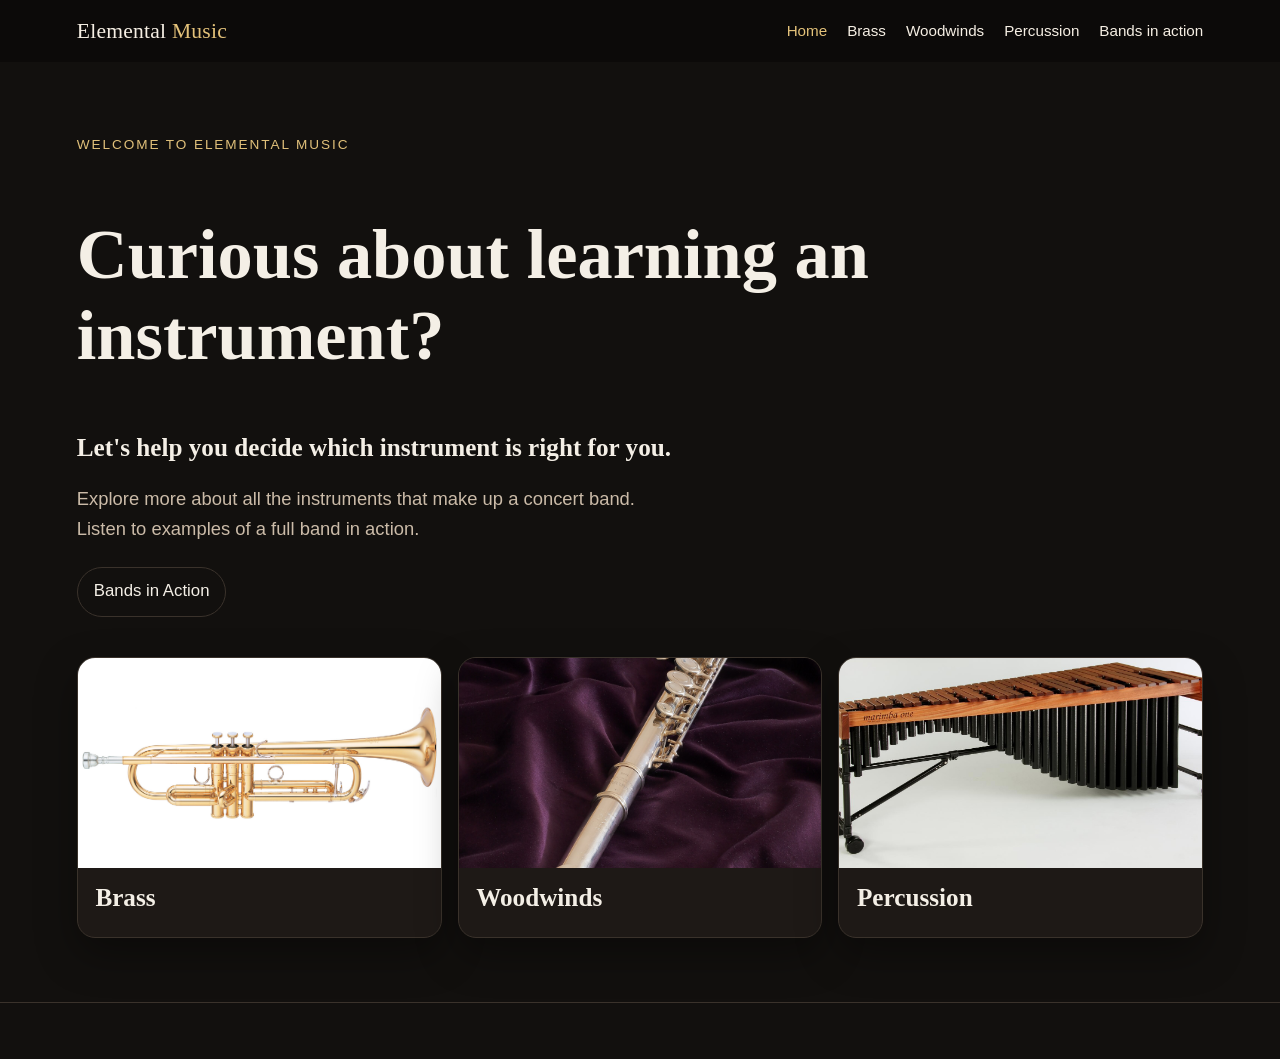
<file: index.html>
<!DOCTYPE html>
<html lang="en">
<head>
  <meta charset="utf-8">
  <meta name="viewport" content="width=device-width, initial-scale=1">
  <title>Elemental Music</title>
  <link rel="stylesheet" href="css/style.css">
</head>
<body>
  <a class="skip" href="#content">Skip to content</a>
  <header class="site-header">
    <a class="logo" href="index.html">Elemental <span>Music</span></a>
    <button class="menu-toggle" type="button" aria-expanded="false" aria-controls="site-nav">Menu</button>
    <nav class="site-nav" id="site-nav" aria-label="Main">
      <a href="index.html" aria-current="page">Home</a>
      <a href="brass.html">Brass</a>
      <a href="woodwinds.html">Woodwinds</a>
      <a href="percussion.html">Percussion</a>
      <a href="music.html">Bands in action</a>
    </nav>
  </header>

  <main id="content">
    <section class="hero">
      <p class="eyebrow">Welcome to Elemental Music</p>
      <h1>Curious about learning an instrument? </h1> <h2>Let's help you decide which instrument is right for you.</h2>
      <p class="lede">Explore more about all the instruments that make up a concert band. <br>Listen to examples of a full band in action.</p>
      <div class="actions">
        <a class="button light" href="music.html">Bands in Action</a>
      </div>
    </section>

    <section class="families" aria-label="Instrument groups">
      <a class="family" href="brass.html">
        <img src="images/trumpet.jpg" alt="">
        <div>
          <h2>Brass</h2>

        </div>
      </a>
      <a class="family" href="woodwinds.html">
        <img src="images/flute.jpg" alt="">
        <div>
          <h2>Woodwinds</h2>

        </div>
      </a>
      <a class="family" href="percussion.html">
        <img src="images/marimba.jpg" alt="">
        <div>
          <h2>Percussion</h2>

        </div>
      </a>
    </section>
  </main>

  <footer class="site-footer">
    
  </footer>
  <script src="js/main.js"></script>
</body>
</html>
</file>
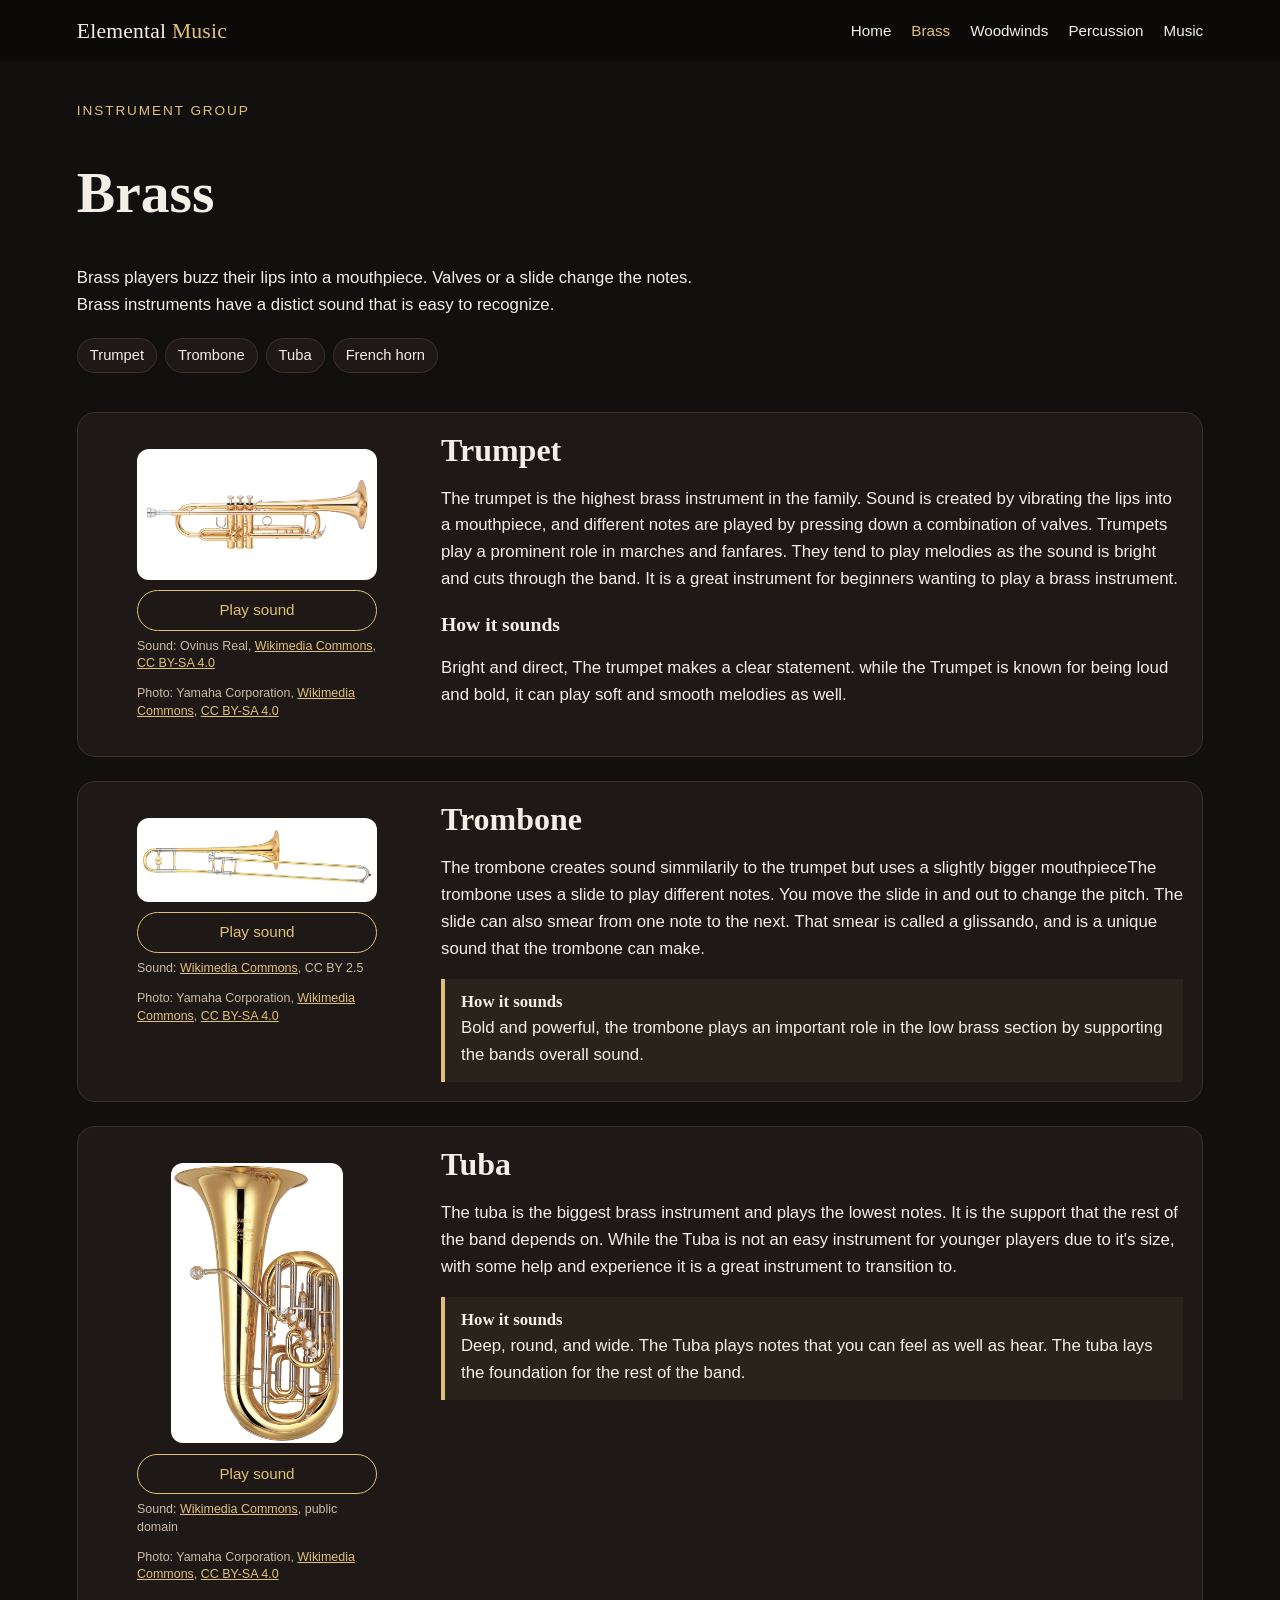
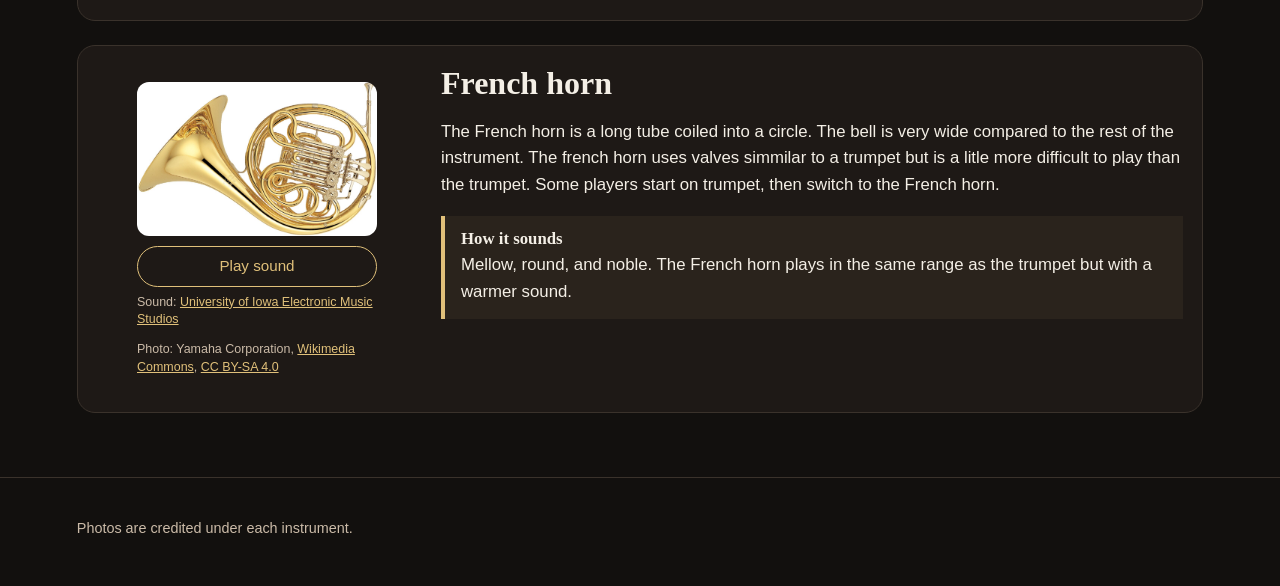
<file: brass.html>
<!DOCTYPE html>
<html lang="en">
<head>
  <meta charset="utf-8">
  <meta name="viewport" content="width=device-width, initial-scale=1">
  <title>Brass · Elemental Music</title>
  <link rel="stylesheet" href="css/style.css">
</head>
<body>
  <a class="skip" href="#content">Skip to content</a>
  <header class="site-header">
    <a class="logo" href="index.html">Elemental <span>Music</span></a>
    <button class="menu-toggle" type="button" aria-expanded="false" aria-controls="site-nav">Menu</button>
    <nav class="site-nav" id="site-nav" aria-label="Main">
      <a href="index.html">Home</a>
      <a href="brass.html" aria-current="page">Brass</a>
      <a href="woodwinds.html">Woodwinds</a>
      <a href="percussion.html">Percussion</a>
      <a href="music.html">Music</a>
    </nav>
  </header>

  <main id="content">
    <header class="page-intro">
      <p class="eyebrow">Instrument group</p>
      <h1>Brass</h1>
      <p>Brass players buzz their lips into a mouthpiece. Valves or a slide change the notes. Brass instruments have a distict sound that is easy to recognize.</p>
      <nav class="jumps" aria-label="Brass instruments">
        <a href="#trumpet">Trumpet</a>
        <a href="#trombone">Trombone</a>
        <a href="#tuba">Tuba</a>
        <a href="#french-horn">French horn</a>
      </nav>
    </header>

    <article class="instrument" id="trumpet">
      <figure>
        <img src="images/trumpet.jpg" alt="A gold trumpet with three valves, shown from the side.">
        <button type="button" class="play" data-src="audio/trumpet.mp3" aria-pressed="false">Play sound</button>
        <p class="sound-credit">Sound: Ovinus Real, <a href="https://commons.wikimedia.org/wiki/File:Trumpet_playing_short_excerpt_for_comparison_with_flugelhorn.ogg">Wikimedia Commons</a>, <a href="https://creativecommons.org/licenses/by-sa/4.0/">CC BY-SA 4.0</a></p>
        <figcaption>Photo: Yamaha Corporation, <a href="https://commons.wikimedia.org/wiki/File:Yamaha_Trumpet_YTR-8335LA_crop.jpg">Wikimedia Commons</a>, <a href="https://creativecommons.org/licenses/by-sa/4.0/">CC BY-SA 4.0</a></figcaption>
      </figure>
      <div>
        <h2>Trumpet</h2>
        <p>The trumpet is the highest brass instrument in the family. Sound is created by vibrating the lips into a mouthpiece, and different notes are played by pressing down a combination of valves. Trumpets play a prominent role in marches and fanfares. They tend to play melodies as the sound is bright and cuts through the band. It is a great instrument for beginners wanting to play a brass instrument.</p>
          <h3>How it sounds</h3>
          <p>Bright and direct, The trumpet makes a clear statement. while the Trumpet is known for being loud and bold, it can play soft and smooth melodies as well.</p>
        </div>
      </div>
    </article>

    <article class="instrument" id="trombone">
      <figure>
        <img src="images/trombone.jpg" alt="A gold tenor trombone with its slide extended.">
        <button type="button" class="play" data-src="audio/trombone.mp3" aria-pressed="false">Play sound</button>
        <p class="sound-credit">Sound: <a href="https://commons.wikimedia.org/wiki/File:Jazz_Trombone.ogg">Wikimedia Commons</a>, CC BY 2.5</p>
        <figcaption>Photo: Yamaha Corporation, <a href="https://commons.wikimedia.org/wiki/File:Yamaha_Tenor_trombone_YSL-891Z_(re-crop).jpg">Wikimedia Commons</a>, <a href="https://creativecommons.org/licenses/by-sa/4.0/">CC BY-SA 4.0</a></figcaption>
      </figure>
      <div>
        <h2>Trombone</h2>
        <p>The trombone creates sound simmilarily to the trumpet but uses a slightly bigger mouthpieceThe trombone uses a slide to play different notes. You move the slide in and out to change the pitch. The slide can also smear from one note to the next. That smear is called a glissando, and is a unique sound that the trombone can make.</p>
        <div class="sound">
          <h3>How it sounds</h3>
          <p>Bold and powerful, the trombone plays an important role in the low brass section by supporting the bands overall sound. </p>
        </div>
      </div>
    </article>

    <article class="instrument" id="tuba">
      <figure>
        <img src="images/tuba.jpg" alt="A large gold tuba standing upright.">
        <button type="button" class="play" data-src="audio/tuba.mp3" aria-pressed="false">Play sound</button>
        <p class="sound-credit">Sound: <a href="https://commons.wikimedia.org/wiki/File:Tuba-range-C-high.ogg">Wikimedia Commons</a>, public domain</p>
        <figcaption>Photo: Yamaha Corporation, <a href="https://commons.wikimedia.org/wiki/File:Yamaha_Bass_tuba_YFB-822.tif">Wikimedia Commons</a>, <a href="https://creativecommons.org/licenses/by-sa/4.0/">CC BY-SA 4.0</a></figcaption>
      </figure>
      <div>
        <h2>Tuba</h2>
        <p>The tuba is the biggest brass instrument and plays the lowest notes. It is the support that the rest of the band depends on. While the Tuba is not an easy instrument for younger players due to it's size, with some help and experience it is a great instrument to transition to. </p>
        <div class="sound">
          <h3>How it sounds</h3>
          <p>Deep, round, and wide. The Tuba plays notes that you can feel as well as hear. The tuba lays the foundation for the rest of the band.</p>
        </div>
      </div>
    </article>

    <article class="instrument" id="french-horn">
      <figure>
        <img src="images/horn.jpg" alt="A coiled gold French horn with rotary valves.">
        <button type="button" class="play" data-src="audio/horn.m4a" aria-pressed="false">Play sound</button>
        <p class="sound-credit">Sound: <a href="https://theremin.music.uiowa.edu/MIS-Pitches-2012/MISHorn2012.html">University of Iowa Electronic Music Studios</a></p>
        <figcaption>Photo: Yamaha Corporation, <a href="https://commons.wikimedia.org/wiki/File:Yamaha_Horn_YHR-667V.tif">Wikimedia Commons</a>, <a href="https://creativecommons.org/licenses/by-sa/4.0/">CC BY-SA 4.0</a></figcaption>
      </figure>
      <div>
        <h2>French horn</h2>
        <p>The French horn is a long tube coiled into a circle. The bell is very wide compared to the rest of the instrument. The french horn uses valves simmilar to a trumpet but is a litle more difficult to play than the trumpet. Some players start on trumpet, then switch to the French horn.</p>
        <div class="sound">
          <h3>How it sounds</h3>
          <p>Mellow, round, and noble. The French horn plays in the same range as the trumpet but with a warmer sound.</p>
        </div>
      </div>
    </article>
  </main>

  <footer class="site-footer">
    <p>Photos are credited under each instrument.</p>
  </footer>
  <script src="js/main.js"></script>
</body>
</html>
</file>
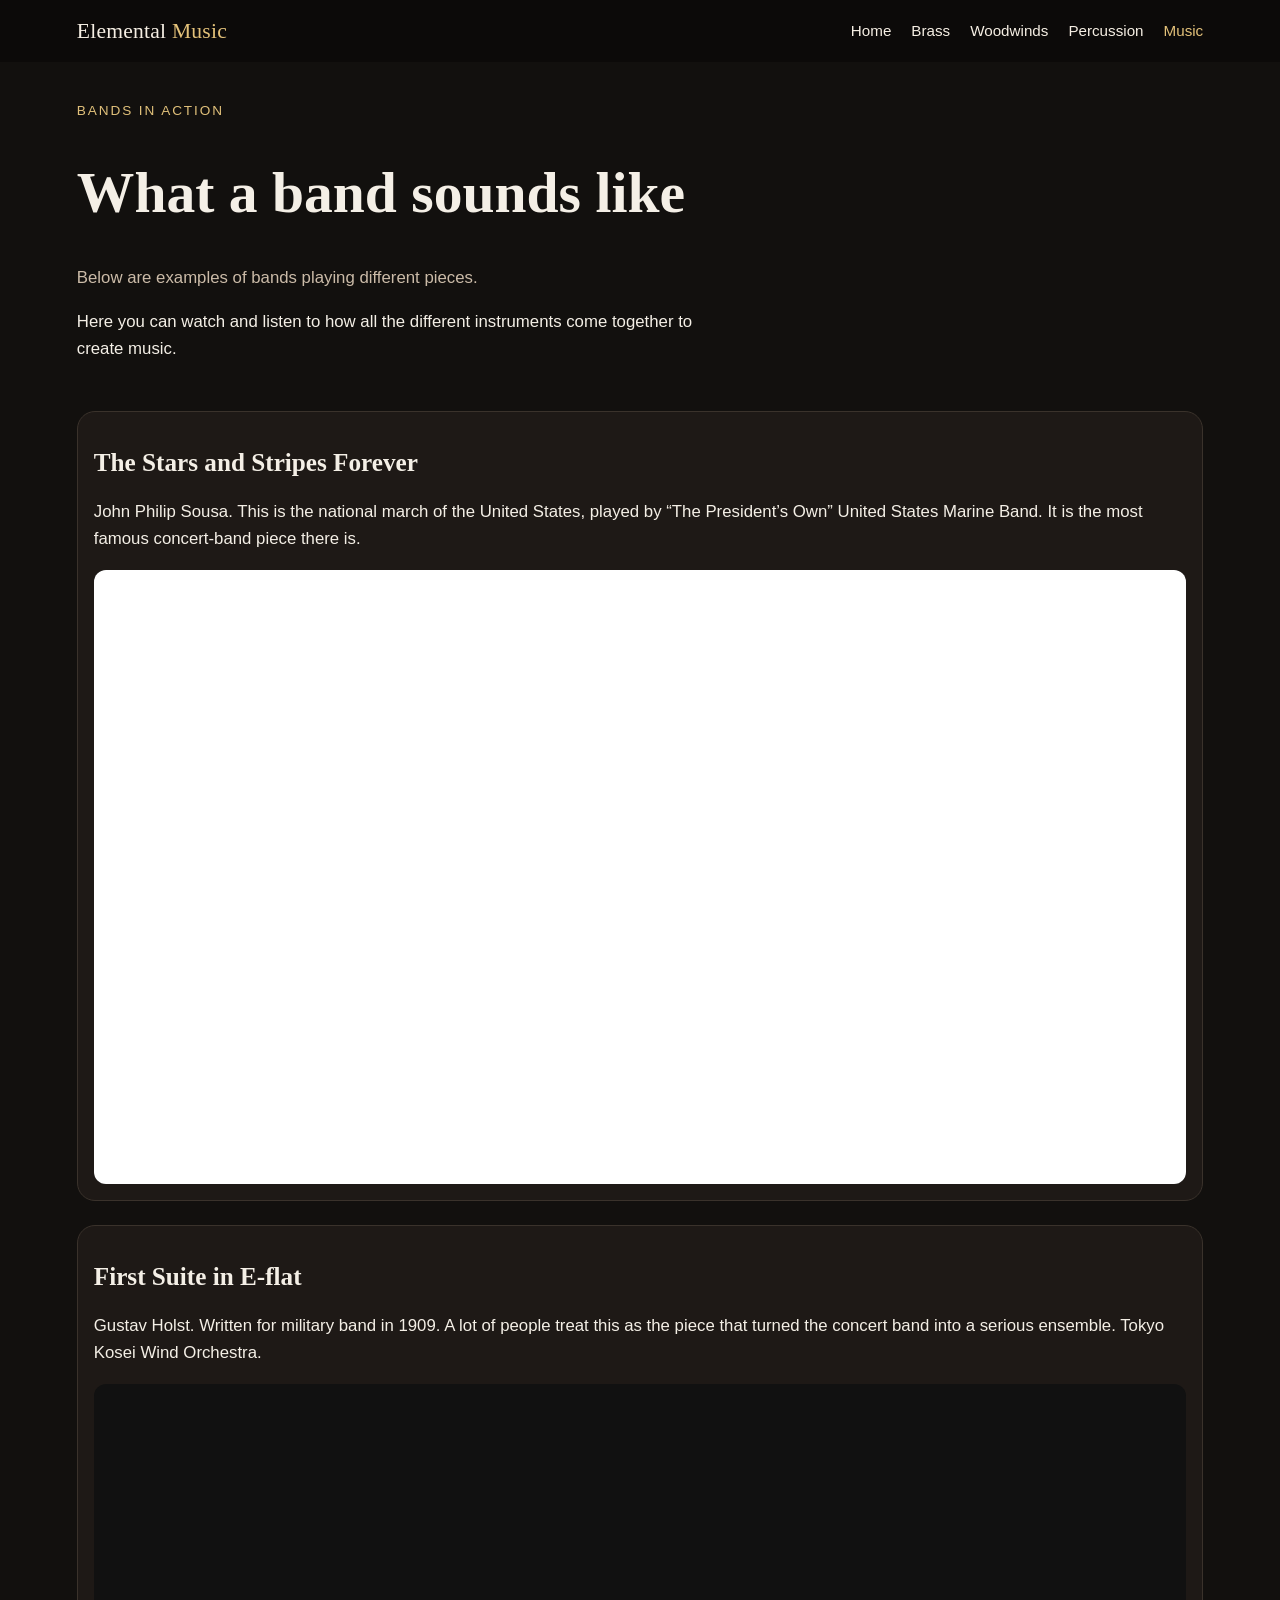
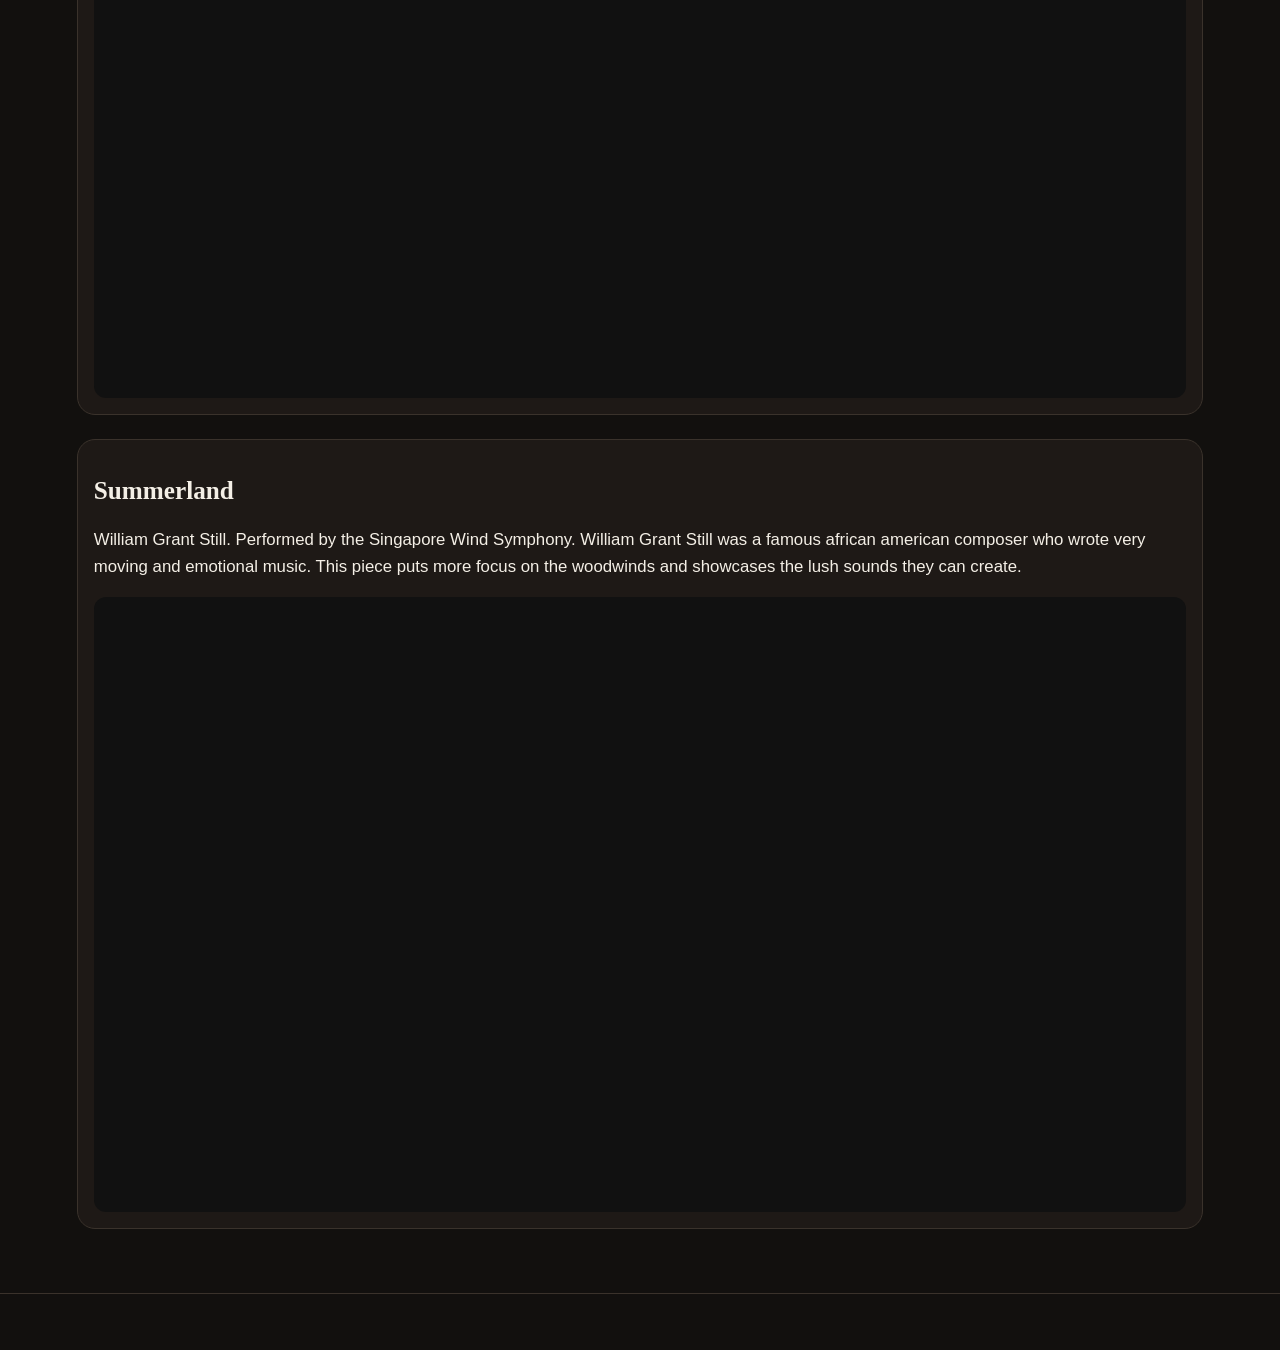
<file: music.html>
<!DOCTYPE html>
<html lang="en">
<head>
  <meta charset="utf-8">
  <meta name="viewport" content="width=device-width, initial-scale=1">
  <title>Music · Elemental Music</title>
  <link rel="stylesheet" href="css/style.css">
</head>
<body>
  <a class="skip" href="#content">Skip to content</a>
  <header class="site-header">
    <a class="logo" href="index.html">Elemental <span>Music</span></a>
    <button class="menu-toggle" type="button" aria-expanded="false" aria-controls="site-nav">Menu</button>
    <nav class="site-nav" id="site-nav" aria-label="Main">
      <a href="index.html">Home</a>
      <a href="brass.html">Brass</a>
      <a href="woodwinds.html">Woodwinds</a>
      <a href="percussion.html">Percussion</a>
      <a href="music.html" aria-current="page">Music</a>
    </nav>
  </header>

  <main id="content">
    <header class="page-intro">
      <p class="eyebrow">Bands in Action</p>
      <h1>What a band sounds like</h1>
      <p class="note">Below are examples of bands playing different pieces. </p> <p> Here you can watch and listen to how all the different instruments come together to create music.</p>
    </header>

    <section class="videos">
      <article class="video-card">
        <h2>The Stars and Stripes Forever</h2>
        <p>John Philip Sousa. This is the national march of the United States, played by “The President’s Own” United States Marine Band. It is the most famous concert-band piece there is.</p>
        <div class="video-frame">
          <iframe
            src="https://www.youtube-nocookie.com/embed/a-7XWhyvIpE"
            title="The Stars and Stripes Forever, played by the United States Marine Band"
            allow="accelerometer; autoplay; clipboard-write; encrypted-media; gyroscope; picture-in-picture; web-share"
            allowfullscreen
            loading="lazy"></iframe>
        </div>
      </article>

      <article class="video-card">
        <h2>First Suite in E-flat</h2>
        <p>Gustav Holst. Written for military band in 1909. A lot of people treat this as the piece that turned the concert band into a serious ensemble. Tokyo Kosei Wind Orchestra.</p>
        <div class="video-frame">
          <iframe
            src="https://www.youtube-nocookie.com/embed/AKIGs59nRc8"
            title="Holst First Suite in E-flat, played by the Tokyo Kosei Wind Orchestra"
            allow="accelerometer; autoplay; clipboard-write; encrypted-media; gyroscope; picture-in-picture; web-share"
            allowfullscreen
            loading="lazy"></iframe>
        </div>
      </article>

      <article class="video-card">
        <h2>Summerland</h2>
        <p>William Grant Still. Performed by the Singapore Wind Symphony. William Grant Still was a famous african american composer who wrote very moving and emotional music. This piece puts more focus on the woodwinds and showcases the lush sounds they can create.</p>
        <div class="video-frame">
            <iframe width="1257" height="707" src="https://www.youtube.com/embed/skNlGc4tw2E?list=RDskNlGc4tw2E" title="Summerland - William Grant Still" frameborder="0" allow="accelerometer; autoplay; clipboard-write; encrypted-media; gyroscope; picture-in-picture; web-share" referrerpolicy="strict-origin-when-cross-origin" allowfullscreen></iframe>
        </div>
      </article>
    </section>
  </main>

  <footer class="site-footer">
   
  </footer>
  <script src="js/main.js"></script>
</body>
</html>
</file>
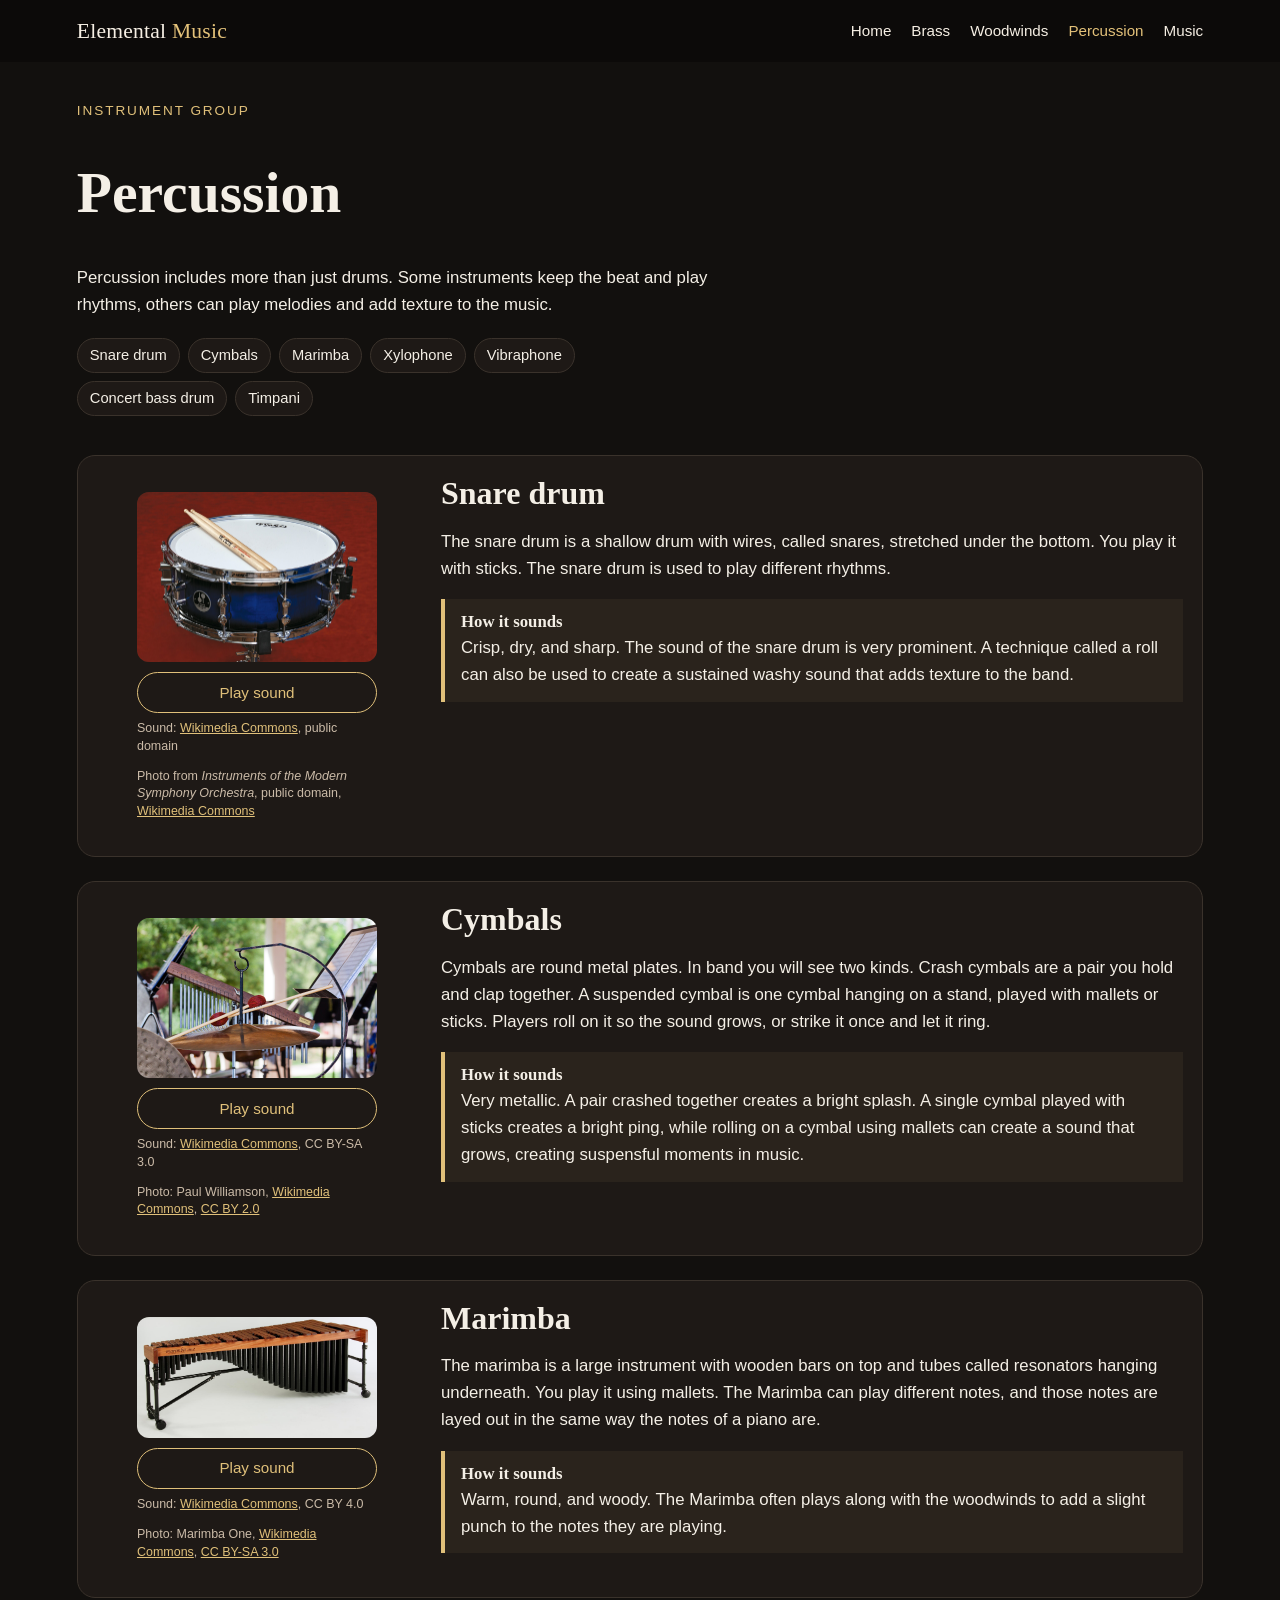
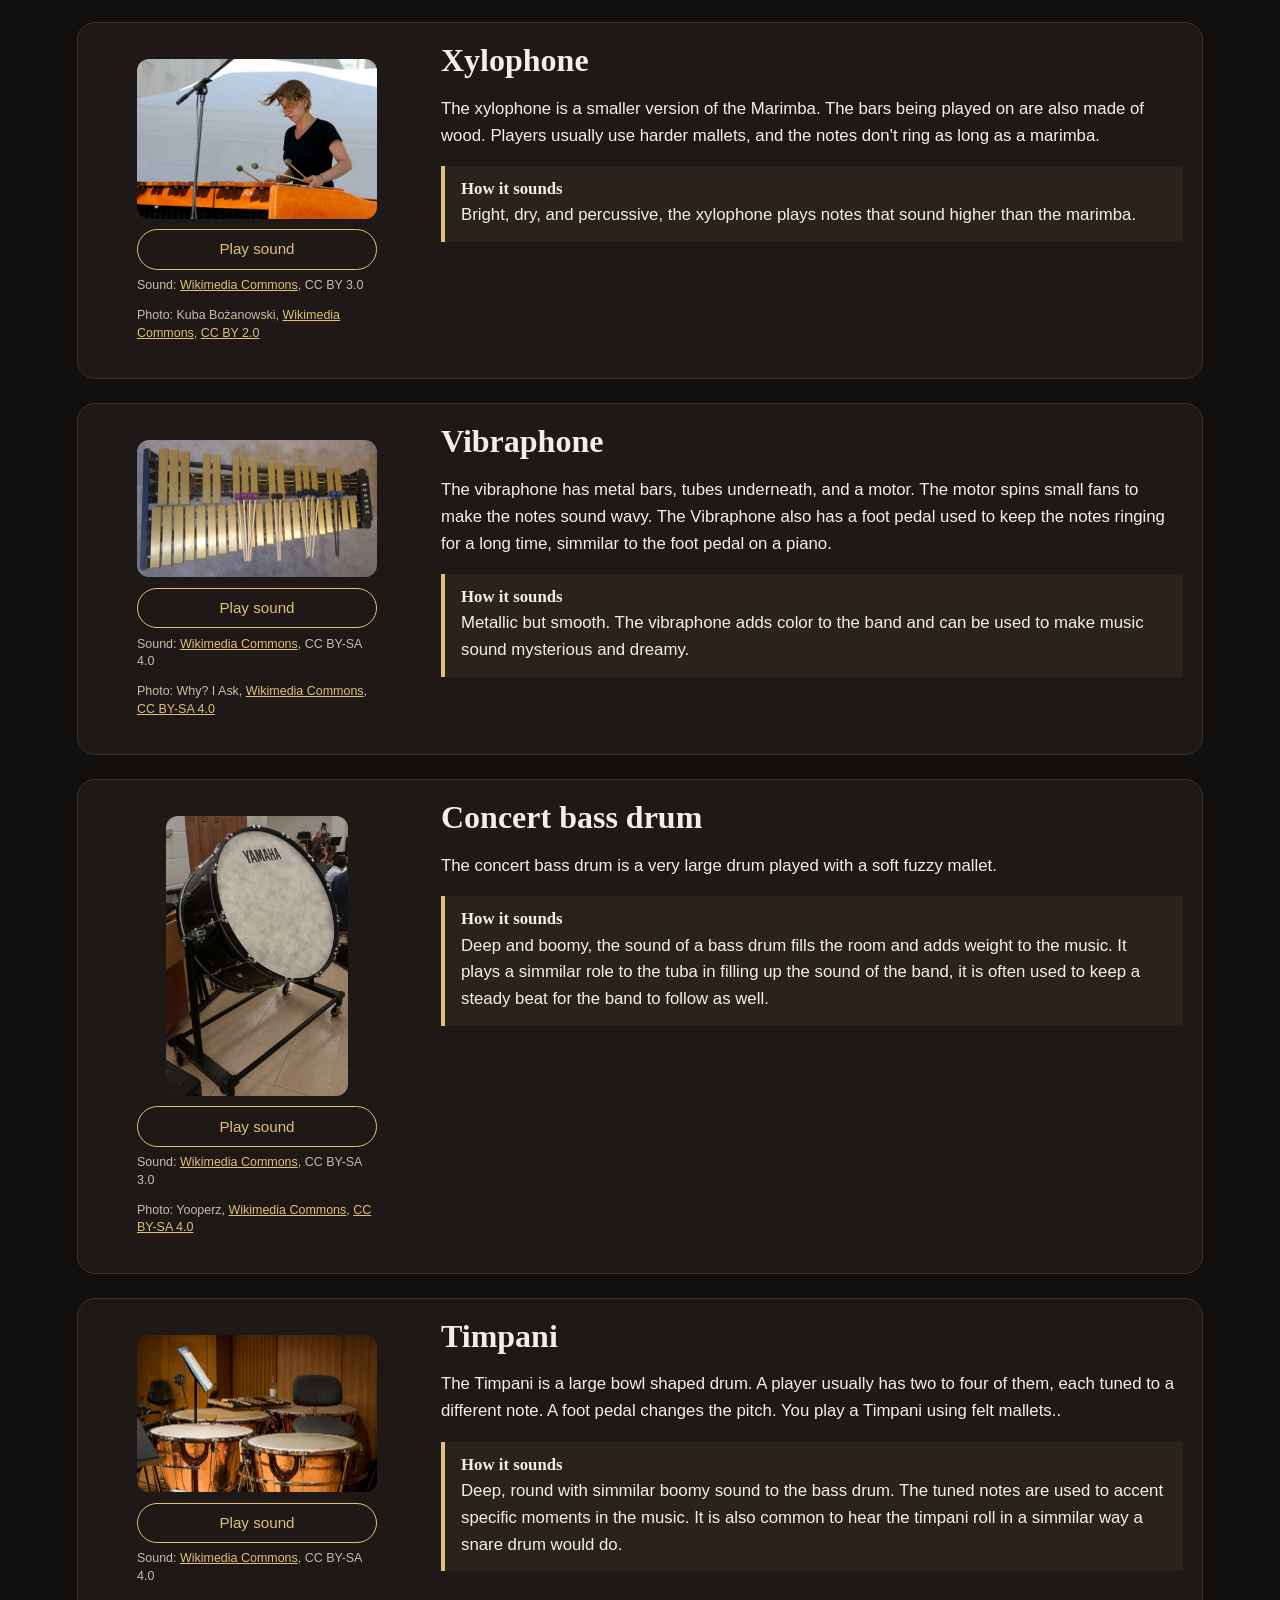
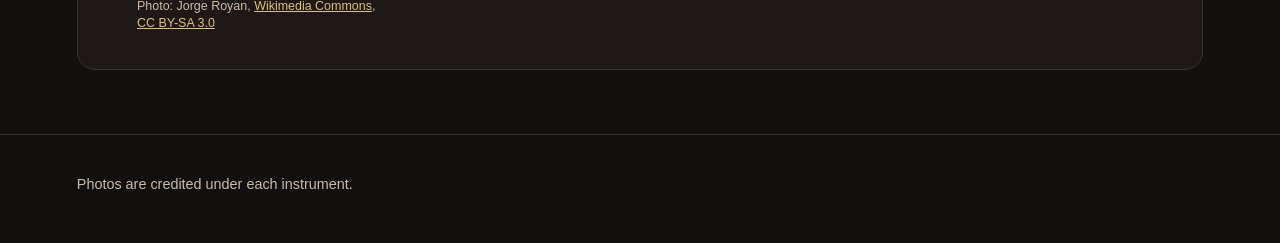
<file: percussion.html>
<!DOCTYPE html>
<html lang="en">
<head>
  <meta charset="utf-8">
  <meta name="viewport" content="width=device-width, initial-scale=1">
  <title>Percussion · Elemental Music</title>
  <link rel="stylesheet" href="css/style.css">
</head>
<body>
  <a class="skip" href="#content">Skip to content</a>
  <header class="site-header">
    <a class="logo" href="index.html">Elemental <span>Music</span></a>
    <button class="menu-toggle" type="button" aria-expanded="false" aria-controls="site-nav">Menu</button>
    <nav class="site-nav" id="site-nav" aria-label="Main">
      <a href="index.html">Home</a>
      <a href="brass.html">Brass</a>
      <a href="woodwinds.html">Woodwinds</a>
      <a href="percussion.html" aria-current="page">Percussion</a>
      <a href="music.html">Music</a>
    </nav>
  </header>

  <main id="content">
    <header class="page-intro">
      <p class="eyebrow">Instrument group</p>
      <h1>Percussion</h1>
      <p>Percussion includes more than just drums. Some instruments keep the beat and play rhythms, others can play melodies and add texture to the music.</p>
      <nav class="jumps" aria-label="Percussion instruments">
        <a href="#snare-drum">Snare drum</a>
        <a href="#cymbals">Cymbals</a>
        <a href="#marimba">Marimba</a>
        <a href="#xylophone">Xylophone</a>
        <a href="#vibraphone">Vibraphone</a>
        <a href="#bass-drum">Concert bass drum</a>
        <a href="#timpani">Timpani</a>
      </nav>
    </header>

    <article class="instrument" id="snare-drum">
      <figure>
        <img src="images/snare.jpg" alt="A drummer seated at a concert snare drum, holding two sticks.">
        <button type="button" class="play" data-src="audio/snare.mp3" aria-pressed="false">Play sound</button>
        <p class="sound-credit">Sound: <a href="https://commons.wikimedia.org/wiki/File:Drums_-_Four_Flams.ogg">Wikimedia Commons</a>, public domain</p>
        <figcaption>Photo from <cite>Instruments of the Modern Symphony Orchestra</cite>, public domain, <a href="https://commons.wikimedia.org/wiki/File:Snare_Drum_(IMSO_pp53).jpg">Wikimedia Commons</a></figcaption>
      </figure>
      <div>
        <h2>Snare drum</h2>
        <p>The snare drum is a shallow drum with wires, called snares, stretched under the bottom. You play it with sticks. The snare drum is used to play different rhythms.</p>
        <div class="sound">
          <h3>How it sounds</h3>
          <p>Crisp, dry, and sharp. The sound of the snare drum is very prominent. A technique called a roll can also be used to create a sustained washy sound that adds texture to the band.</p>
        </div>
      </div>
    </article>

    <article class="instrument" id="cymbals">
      <figure>
        <img src="images/cymbal.jpg" alt="A cymbal on a stand, with two yarn mallets resting on it.">
        <button type="button" class="play" data-src="audio/cymbals.mp3" aria-pressed="false">Play sound</button>
        <p class="sound-credit">Sound: <a href="https://commons.wikimedia.org/wiki/File:Crash_cymbal.ogg">Wikimedia Commons</a>, CC BY-SA 3.0</p>
        <figcaption>Photo: Paul Williamson, <a href="https://commons.wikimedia.org/wiki/File:Suspended_cymbal_IMG_9210_(5800364775).jpg">Wikimedia Commons</a>, <a href="https://creativecommons.org/licenses/by/2.0/">CC BY 2.0</a></figcaption>
      </figure>
      <div>
        <h2>Cymbals</h2>
        <p>Cymbals are round metal plates. In band you will see two kinds. Crash cymbals are a pair you hold and clap together. A suspended cymbal is one cymbal hanging on a stand, played with mallets or sticks. Players roll on it so the sound grows, or strike it once and let it ring.</p>
        <div class="sound">
          <h3>How it sounds</h3>
          <p>Very metallic. A pair crashed together creates a bright splash. A single cymbal played with sticks creates a bright ping, while rolling on a cymbal using mallets can create a sound that grows, creating suspensful moments in music.</p>
        </div>
      </div>
    </article>

    <article class="instrument" id="marimba">
      <figure>
        <img src="images/marimba.jpg" alt="A wooden marimba with black resonator tubes underneath the bars.">
        <button type="button" class="play" data-src="audio/marimba.mp3" aria-pressed="false">Play sound</button>
        <p class="sound-credit">Sound: <a href="https://commons.wikimedia.org/wiki/File:Attraction_Marimba.ogg">Wikimedia Commons</a>, CC BY 4.0</p>
        <figcaption>Photo: Marimba One, <a href="https://commons.wikimedia.org/wiki/File:Marimba_One_4000_Series.jpg">Wikimedia Commons</a>, <a href="https://creativecommons.org/licenses/by-sa/3.0/">CC BY-SA 3.0</a></figcaption>
      </figure>
      <div>
        <h2>Marimba</h2>
        <p>The marimba is a large instrument with wooden bars on top and tubes called resonators hanging underneath. You play it using mallets. The Marimba can play different notes, and those notes are layed out in the same way the notes of a piano are.</p>
        <div class="sound">
          <h3>How it sounds</h3>
          <p>Warm, round, and woody. The Marimba often plays along with the woodwinds to add a slight punch to the notes they are playing.</p>
        </div>
      </div>
    </article>

    <article class="instrument" id="xylophone">
      <figure>
        <img src="images/xylophone.jpg" alt="A percussionist playing a wooden-bar xylophone with mallets.">
        <button type="button" class="play" data-src="audio/xylophone.mp3" aria-pressed="false">Play sound</button>
        <p class="sound-credit">Sound: <a href="https://commons.wikimedia.org/wiki/File:Xylophone_jingle.wav">Wikimedia Commons</a>, CC BY 3.0</p>
        <figcaption>Photo: Kuba Bożanowski, <a href="https://commons.wikimedia.org/wiki/File:M%C5%82odzi_wirtuozi_@_Crossdrumming_Festival_2009_(3690698676).jpg">Wikimedia Commons</a>, <a href="https://creativecommons.org/licenses/by/2.0/">CC BY 2.0</a></figcaption>
      </figure>
      <div>
        <h2>Xylophone</h2>
        <p>The xylophone is a smaller version of the Marimba. The bars being played on are also made of wood. Players usually use harder mallets, and the notes don't ring as long as a marimba.</p>
        <div class="sound">
          <h3>How it sounds</h3>
          <p>Bright, dry, and percussive, the xylophone plays notes that sound higher than the marimba.</p>
        </div>
      </div>
    </article>

    <article class="instrument" id="vibraphone">
      <figure>
        <img src="images/vibraphone.jpg" alt="A vibraphone seen from above, with gold metal bars and several mallets.">
        <button type="button" class="play" data-src="audio/vibraphone.mp3" aria-pressed="false">Play sound</button>
        <p class="sound-credit">Sound: <a href="https://commons.wikimedia.org/wiki/File:F_scale_on_vibraphone.oga">Wikimedia Commons</a>, CC BY-SA 4.0</p>
        <figcaption>Photo: Why? I Ask, <a href="https://commons.wikimedia.org/wiki/File:Vibraphone_overhead_with_mallets.jpg">Wikimedia Commons</a>, <a href="https://creativecommons.org/licenses/by-sa/4.0/">CC BY-SA 4.0</a></figcaption>
      </figure>
      <div>
        <h2>Vibraphone</h2>
        <p>The vibraphone has metal bars, tubes underneath, and a motor. The motor spins small fans to make the notes sound wavy. The Vibraphone also has a foot pedal used to keep the notes ringing for a long time, simmilar to the foot pedal on a piano.</p>
        <div class="sound">
          <h3>How it sounds</h3>
          <p>Metallic but smooth. The vibraphone adds color to the band and can be used to make music sound mysterious and dreamy.</p>
        </div>
      </div>
    </article>

    <article class="instrument" id="bass-drum">
      <figure>
        <img src="images/bass-drum.jpg" alt="A large concert bass drum mounted on a rolling stand.">
        <button type="button" class="play" data-src="audio/bass-drum.mp3" aria-pressed="false">Play sound</button>
        <p class="sound-credit">Sound: <a href="https://commons.wikimedia.org/wiki/File:Bass_drum.ogg">Wikimedia Commons</a>, CC BY-SA 3.0</p>
        <figcaption>Photo: Yooperz, <a href="https://commons.wikimedia.org/wiki/File:Mounted_concert_bass_drum.jpg">Wikimedia Commons</a>, <a href="https://creativecommons.org/licenses/by-sa/4.0/">CC BY-SA 4.0</a></figcaption>
      </figure>
      <div>
        <h2>Concert bass drum</h2>
        <p>The concert bass drum is a very large drum played with a soft fuzzy mallet. </p>
        <div class="sound">
          <h3>How it sounds</h3>
          <p>Deep and boomy, the sound of a bass drum fills the room and adds weight to the music. It plays a simmilar role to the tuba in filling up the sound of the band, it is often used to keep a steady beat for the band to follow as well.</p>
        </div>
      </div>
    </article>

    <article class="instrument" id="timpani">
      <figure>
        <img src="images/timpani.jpg" alt="A set of copper timpani with mallets on a tray behind them.">
        <button type="button" class="play" data-src="audio/timpani.mp3" aria-pressed="false">Play sound</button>
        <p class="sound-credit">Sound: <a href="https://commons.wikimedia.org/wiki/File:Timpani_F_major_triad.ogg">Wikimedia Commons</a>, CC BY-SA 4.0</p>
        <figcaption>Photo: Jorge Royan, <a href="https://commons.wikimedia.org/wiki/File:Munich_-_A_standard_set_of_timpani_Percussion_-_5647.jpg">Wikimedia Commons</a>, <a href="https://creativecommons.org/licenses/by-sa/3.0/">CC BY-SA 3.0</a></figcaption>
      </figure>
      <div>
        <h2>Timpani</h2>
        <p>The Timpani is a large bowl shaped drum. A player usually has two to four of them, each tuned to a different note. A foot pedal changes the pitch. You play a Timpani using felt mallets..</p>
        <div class="sound">
          <h3>How it sounds</h3>
          <p>Deep, round with simmilar boomy sound to the bass drum. The tuned notes are used to accent specific moments in the music. It is also common to hear the timpani roll in a simmilar way a snare drum would do.</p>
        </div>
      </div>
    </article>
  </main>

  <footer class="site-footer">
    <p>Photos are credited under each instrument.</p>
  </footer>
  <script src="js/main.js"></script>
</body>
</html>
</file>
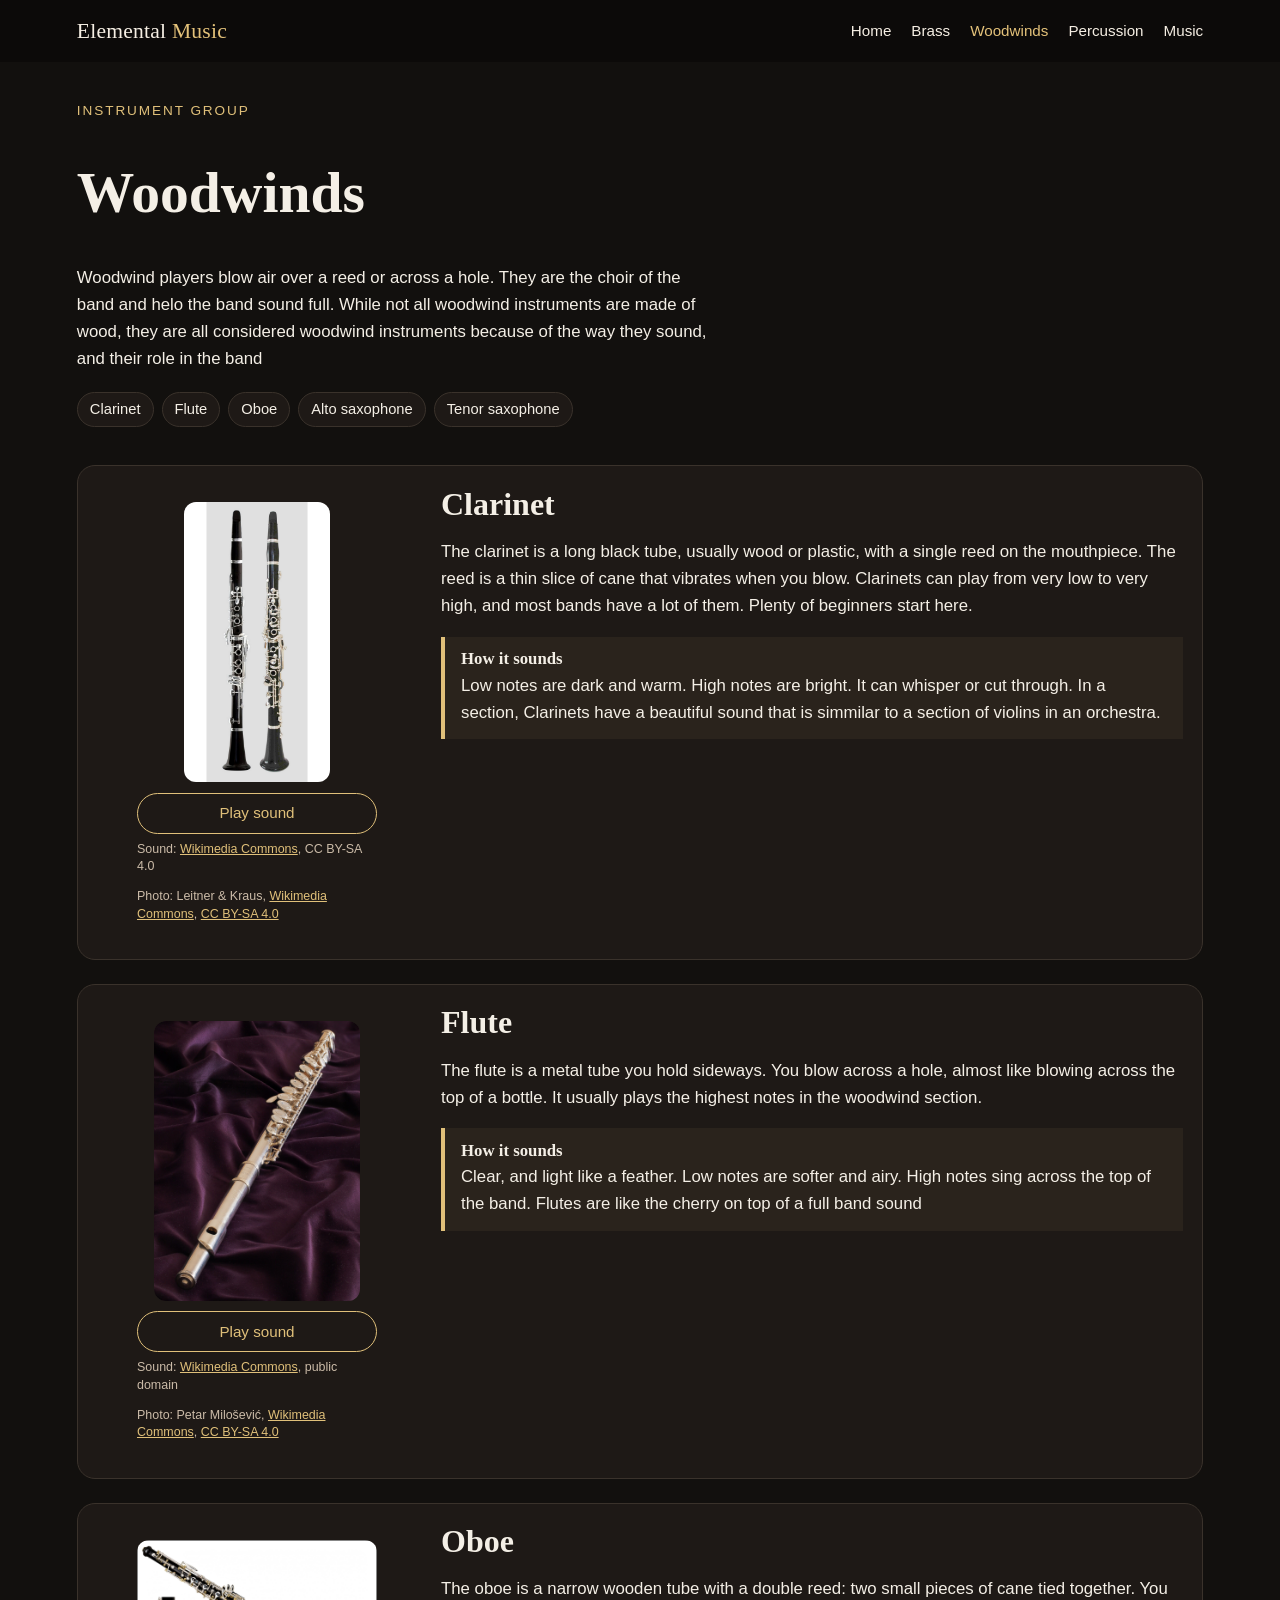
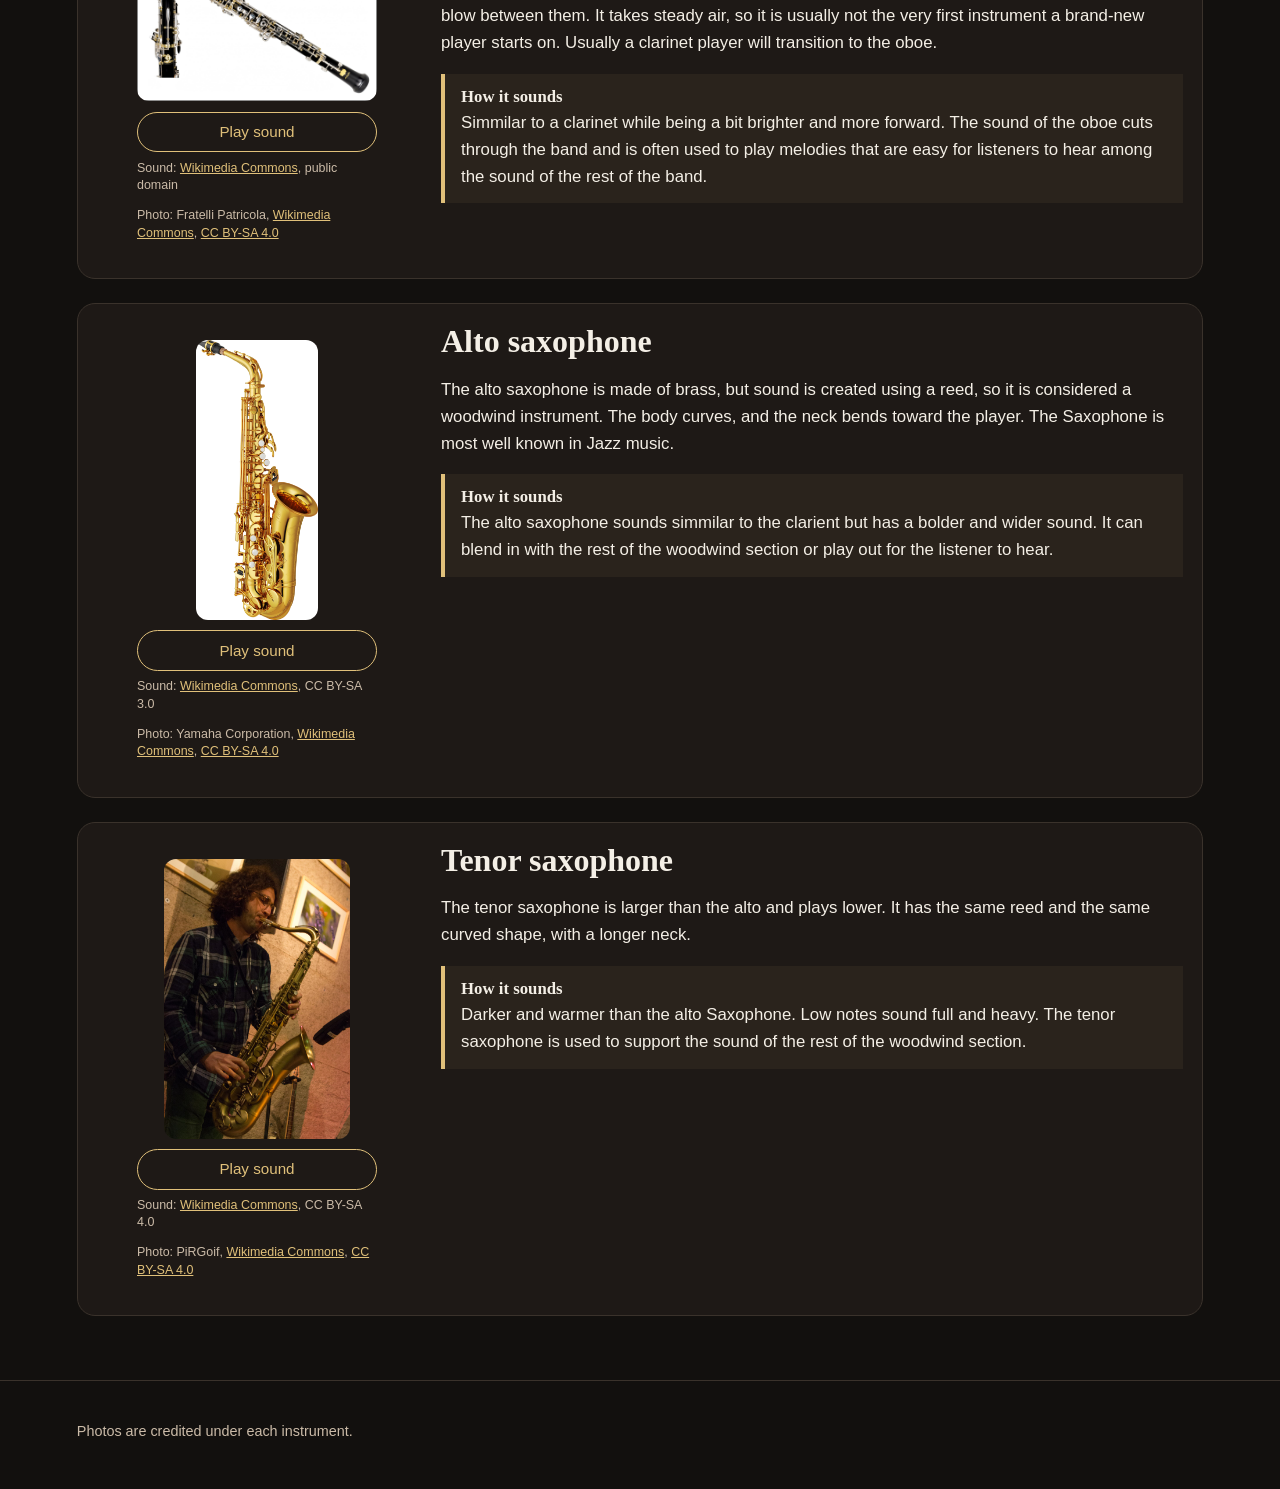
<file: woodwinds.html>
<!DOCTYPE html>
<html lang="en">
<head>
  <meta charset="utf-8">
  <meta name="viewport" content="width=device-width, initial-scale=1">
  <title>Woodwinds · Elemental Music</title>
  <link rel="stylesheet" href="css/style.css">
</head>
<body>
  <a class="skip" href="#content">Skip to content</a>
  <header class="site-header">
    <a class="logo" href="index.html">Elemental <span>Music</span></a>
    <button class="menu-toggle" type="button" aria-expanded="false" aria-controls="site-nav">Menu</button>
    <nav class="site-nav" id="site-nav" aria-label="Main">
      <a href="index.html">Home</a>
      <a href="brass.html">Brass</a>
      <a href="woodwinds.html" aria-current="page">Woodwinds</a>
      <a href="percussion.html">Percussion</a>
      <a href="music.html">Music</a>
    </nav>
  </header>

  <main id="content">
    <header class="page-intro">
      <p class="eyebrow">Instrument group</p>
      <h1>Woodwinds</h1>
      <p>Woodwind players blow air over a reed or across a hole. They are the choir of the band and helo the band sound full. While not all woodwind instruments are made of wood, they are all considered woodwind instruments because of the way they sound, and their role in the band</p>
      <nav class="jumps" aria-label="Woodwind instruments">
        <a href="#clarinet">Clarinet</a>
        <a href="#flute">Flute</a>
        <a href="#oboe">Oboe</a>
        <a href="#alto-saxophone">Alto saxophone</a>
        <a href="#tenor-saxophone">Tenor saxophone</a>
      </nav>
    </header>

    <article class="instrument" id="clarinet">
      <figure>
        <img src="images/clarinet.png" alt="Two black clarinets with silver keys, shown side by side.">
        <button type="button" class="play" data-src="audio/clarinet.mp3" aria-pressed="false">Play sound</button>
        <p class="sound-credit">Sound: <a href="https://commons.wikimedia.org/wiki/File:B-Klarinette,_Beeth_8.III.ogg">Wikimedia Commons</a>, CC BY-SA 4.0</p>
        <figcaption>Photo: Leitner &amp; Kraus, <a href="https://commons.wikimedia.org/wiki/File:Leitner%2BKraus_410_320.png">Wikimedia Commons</a>, <a href="https://creativecommons.org/licenses/by-sa/4.0/">CC BY-SA 4.0</a></figcaption>
      </figure>
      <div>
        <h2>Clarinet</h2>
        <p>The clarinet is a long black tube, usually wood or plastic, with a single reed on the mouthpiece. The reed is a thin slice of cane that vibrates when you blow. Clarinets can play from very low to very high, and most bands have a lot of them. Plenty of beginners start here.</p>
        <div class="sound">
          <h3>How it sounds</h3>
          <p>Low notes are dark and warm. High notes are bright. It can whisper or cut through. In a section, Clarinets have a beautiful sound that is simmilar to a section of violins in an orchestra.</p>
        </div>
      </div>
    </article>

    <article class="instrument" id="flute">
      <figure>
        <img src="images/flute.jpg" alt="A silver concert flute lying on purple cloth.">
        <button type="button" class="play" data-src="audio/flute.mp3" aria-pressed="false">Play sound</button>
        <p class="sound-credit">Sound: <a href="https://commons.wikimedia.org/wiki/File:Flute.ogg">Wikimedia Commons</a>, public domain</p>
        <figcaption>Photo: Petar Milošević, <a href="https://commons.wikimedia.org/wiki/File:Western_concert_flute_(Yamaha).jpg">Wikimedia Commons</a>, <a href="https://creativecommons.org/licenses/by-sa/4.0/">CC BY-SA 4.0</a></figcaption>
      </figure>
      <div>
        <h2>Flute</h2>
        <p>The flute is a metal tube you hold sideways. You blow across a hole, almost like blowing across the top of a bottle. It usually plays the highest notes in the woodwind section.</p>
        <div class="sound">
          <h3>How it sounds</h3>
          <p>Clear, and light like a feather. Low notes are softer and airy. High notes sing across the top of the band. Flutes are like the cherry on top of a full band sound </p>
        </div>
      </div>
    </article>

    <article class="instrument" id="oboe">
      <figure>
        <img src="images/oboe.jpg" alt="A black oboe with silver keys, plus a close-up of the top joint.">
        <button type="button" class="play" data-src="audio/oboe.mp3" aria-pressed="false">Play sound</button>
        <p class="sound-credit">Sound: <a href="https://commons.wikimedia.org/wiki/File:Ferling_Oboe_Study_No_28_Aaron_Hill.ogg">Wikimedia Commons</a>, public domain</p>
        <figcaption>Photo: Fratelli Patricola, <a href="https://commons.wikimedia.org/wiki/File:Oboe_Patricola_Artista_PT1.jpg">Wikimedia Commons</a>, <a href="https://creativecommons.org/licenses/by-sa/4.0/">CC BY-SA 4.0</a></figcaption>
      </figure>
      <div>
        <h2>Oboe</h2>
        <p>The oboe is a narrow wooden tube with a double reed: two small pieces of cane tied together. You blow between them. It takes steady air, so it is usually not the very first instrument a brand-new player starts on. Usually a clarinet player will transition to the oboe.</p>
        <div class="sound">
          <h3>How it sounds</h3>
          <p>Simmilar to a clarinet while being a bit brighter and more forward. The sound of the oboe cuts through the band and is often used to play melodies that are easy for listeners to hear among the sound of the rest of the band. </p>
        </div>
      </div>
    </article>

    <article class="instrument" id="alto-saxophone">
      <figure>
        <img src="images/alto-sax.png" alt="A gold alto saxophone standing upright.">
        <button type="button" class="play" data-src="audio/alto-sax.mp3" aria-pressed="false">Play sound</button>
        <p class="sound-credit">Sound: <a href="https://commons.wikimedia.org/wiki/File:Chromatic.ogg">Wikimedia Commons</a>, CC BY-SA 3.0</p>
        <figcaption>Photo: Yamaha Corporation, <a href="https://commons.wikimedia.org/wiki/File:Yamaha_Saxophone_YAS-62.png">Wikimedia Commons</a>, <a href="https://creativecommons.org/licenses/by-sa/4.0/">CC BY-SA 4.0</a></figcaption>
      </figure>
      <div>
        <h2>Alto saxophone</h2>
        <p>The alto saxophone is made of brass, but sound is created using a reed, so it is considered a woodwind instrument. The body curves, and the neck bends toward the player. The Saxophone is most well known in Jazz music.</p>
        <div class="sound">
          <h3>How it sounds</h3>
          <p>The alto saxophone sounds simmilar to the clarient but has a bolder and wider sound. It can blend in with the rest of the woodwind section or play out for the listener to hear.</p>
        </div>
      </div>
    </article>

    <article class="instrument" id="tenor-saxophone">
      <figure>
        <img src="images/tenor-sax.jpg" alt="A musician playing a tenor saxophone.">
        <button type="button" class="play" data-src="audio/tenor-sax.mp3" aria-pressed="false">Play sound</button>
        <p class="sound-credit">Sound: <a href="https://commons.wikimedia.org/wiki/File:Lick_Tenor_Sax.wav">Wikimedia Commons</a>, CC BY-SA 4.0</p>
        <figcaption>Photo: PiRGoif, <a href="https://commons.wikimedia.org/wiki/File:Tenor_saxophone_3.jpg">Wikimedia Commons</a>, <a href="https://creativecommons.org/licenses/by-sa/4.0/">CC BY-SA 4.0</a></figcaption>
      </figure>
      <div>
        <h2>Tenor saxophone</h2>
        <p>The tenor saxophone is larger than the alto and plays lower. It has the same reed and the same curved shape, with a longer neck.</p>
        <div class="sound">
          <h3>How it sounds</h3>
          <p>Darker and warmer than the alto Saxophone. Low notes sound full and heavy. The tenor saxophone is used to support the sound of the rest of the woodwind section.</p>
        </div>
      </div>
    </article>
  </main>

  <footer class="site-footer">
    <p>Photos are credited under each instrument.</p>
  </footer>
  <script src="js/main.js"></script>
</body>
</html>
</file>
<file: css/style.css>
:root {
  --ink: #f4efe6;
  --ink-soft: #cbbba8;
  --paper: #12100e;
  --card: #1e1916;
  --brass: #e0c07a;
  --line: #3a322b;
  --header: #0c0a09;
  --shadow: 0 16px 40px rgba(0, 0, 0, 0.35);
  --serif: "Iowan Old Style", "Palatino Linotype", Palatino, Georgia, serif;
  --sans: "Avenir Next", "Segoe UI", Helvetica, Arial, sans-serif;
  color-scheme: dark;
}

* {
  box-sizing: border-box;
}

html {
  scroll-behavior: smooth;
}

body {
  margin: 0;
  background: var(--paper);
  color: var(--ink);
  font-family: var(--sans);
  font-size: 1.05rem;
  line-height: 1.6;
}

img {
  max-width: 100%;
}

a {
  color: var(--brass);
}

a:hover {
  color: #fff6e4;
}

.skip {
  position: absolute;
  left: 1rem;
  top: -4rem;
  background: var(--card);
  color: var(--ink);
  padding: 0.5rem 0.8rem;
  z-index: 10;
}

.skip:focus {
  top: 1rem;
}

.site-header {
  position: sticky;
  top: 0;
  z-index: 5;
  display: flex;
  align-items: center;
  justify-content: space-between;
  gap: 1rem;
  padding: 0.85rem 6vw;
  background: var(--header);
  color: var(--ink);
}

.logo {
  color: #f6efe4;
  text-decoration: none;
  font-family: var(--serif);
  font-size: 1.35rem;
  letter-spacing: 0.01em;
}

.logo span {
  color: #e4c27a;
}

.menu-toggle {
  display: none;
  border: 1px solid #e4c27a;
  background: transparent;
  color: #f6efe4;
  font: inherit;
  padding: 0.35rem 0.7rem;
  border-radius: 999px;
  cursor: pointer;
}

.site-nav {
  display: flex;
  gap: 1.25rem;
}

.site-nav a {
  color: #f6efe4;
  text-decoration: none;
  font-size: 0.95rem;
}

.site-nav a:hover,
.site-nav a[aria-current="page"] {
  color: #e4c27a;
}

main {
  padding: 0 6vw 4rem;
}

.hero {
  padding: 4.5rem 0 2.5rem;
}

.eyebrow {
  margin: 0 0 0.6rem;
  color: var(--brass);
  font-size: 0.85rem;
  letter-spacing: 0.14em;
  text-transform: uppercase;
}

h1, h2, h3 {
  font-family: var(--serif);
  font-weight: 600;
  line-height: 1.15;
}

h1 {

  font-size: clamp(2.4rem, 6vw, 4.4rem);
}

.lede {
  font-size: 1.15rem;
  color: var(--ink-soft);
}

.actions {
  display: flex;
  flex-wrap: wrap;
  gap: 0.7rem;
  margin-top: 1.5rem;
}

.button {
  display: inline-block;
  text-decoration: none;
  background: var(--brass);
  color: #1b140f;
  padding: 0.65rem 1rem;
  border-radius: 999px;
}

.button:hover {
  background: #f0d9a0;
  color: #1b140f;
}

.button.light {
  background: transparent;
  color: var(--ink);
  border: 1px solid var(--line);
}

.families {
  display: grid;
  grid-template-columns: repeat(3, 1fr);
  gap: 1rem;
}

.family {
  display: flex;
  flex-direction: column;
  background: var(--card);
  color: var(--ink);
  text-decoration: none;
  border: 1px solid var(--line);
  border-radius: 18px;
  overflow: hidden;
  box-shadow: var(--shadow);
}

.family img {
  height: 210px;
  width: 100%;
  object-fit: cover;
  object-position: center;
  background: #2a241f;
}

.family div {
  padding: 1rem 1.1rem 1.2rem;
}

.family h2 {
  margin: 0 0 0.3rem;
}

.family p {
  margin: 0;
  color: var(--ink-soft);
}

.page-intro {
  padding: 2.4rem 0 0.5rem;
  max-width: 40rem;
}

.page-intro h1 {
  font-size: clamp(2.2rem, 5vw, 3.6rem);
}

.jumps {
  display: flex;
  flex-wrap: wrap;
  gap: 0.5rem;
  margin: 1.2rem 0 0.4rem;
}

.jumps a {
  text-decoration: none;
  border: 1px solid var(--line);
  background: var(--card);
  color: var(--ink);
  border-radius: 999px;
  padding: 0.3rem 0.75rem;
  font-size: 0.92rem;
}

.jumps a:hover {
  border-color: var(--brass);
  color: var(--brass-deep, var(--brass));
}

.instrument {
  scroll-margin-top: 5.5rem;
  display: grid;
  grid-template-columns: minmax(220px, 320px) 1fr;
  gap: 1.5rem;
  margin-top: 1.5rem;
  padding: 1.2rem;
  background: var(--card);
  border: 1px solid var(--line);
  border-radius: 18px;
}

.instrument img {
  display: block;
  width: auto;
  max-width: 100%;
  max-height: 280px;
  margin: 0 auto;
  object-fit: contain;
  background: #2a241f;
  border-radius: 12px;
}

.instrument figcaption,
.sound-credit {
  margin-top: 0.45rem;
  color: var(--ink-soft);
  font-size: 0.78rem;
  line-height: 1.4;
}

.play {
  display: block;
  width: 100%;
  margin-top: 0.65rem;
  border: 1px solid var(--brass);
  background: transparent;
  color: var(--brass);
  font: inherit;
  font-size: 0.95rem;
  padding: 0.45rem 0.7rem;
  border-radius: 999px;
  cursor: pointer;
}

.play[aria-pressed="true"] {
  background: var(--brass);
  color: #1b140f;
}

.instrument h2 {
  margin: 0 0 0.4rem;
  font-size: 2rem;
}

.sound {
  margin-top: 1rem;
  padding: 0.8rem 1rem;
  border-left: 4px solid var(--brass);
  background: #2a231c;
}

.sound h3 {
  margin: 0 0 0.25rem;
  font-size: 1.05rem;
}

.sound p {
  margin: 0;
}

.videos {
  display: grid;
  gap: 1.5rem;
  margin-top: 1.5rem;
}

.video-card {
  background: var(--card);
  border: 1px solid var(--line);
  border-radius: 18px;
  padding: 1rem;
}

.video-frame {
  position: relative;
  aspect-ratio: 16 / 9;
  background: #111;
  border-radius: 12px;
  overflow: hidden;
}

.video-frame iframe {
  position: absolute;
  inset: 0;
  width: 100%;
  height: 100%;
  border: 0;
}

.note {
  max-width: 42rem;
  color: var(--ink-soft);
}

.site-footer {
  padding: 1.5rem 6vw 2rem;
  color: var(--ink-soft);
  font-size: 0.9rem;
  border-top: 1px solid var(--line);
}

@media (max-width: 800px) {
  .families,
  .instrument {
    grid-template-columns: 1fr;
  }

  .menu-toggle {
    display: inline-flex;
  }

  .site-nav {
    display: none;
    position: absolute;
    top: 100%;
    left: 0;
    right: 0;
    flex-direction: column;
    gap: 0;
    background: var(--header);
    padding: 0.4rem 6vw 1rem;
  }

  .site-nav.open {
    display: flex;
  }

  .site-nav a {
    padding: 0.7rem 0;
    border-top: 1px solid rgba(228, 194, 122, 0.25);
  }
}
</file>
